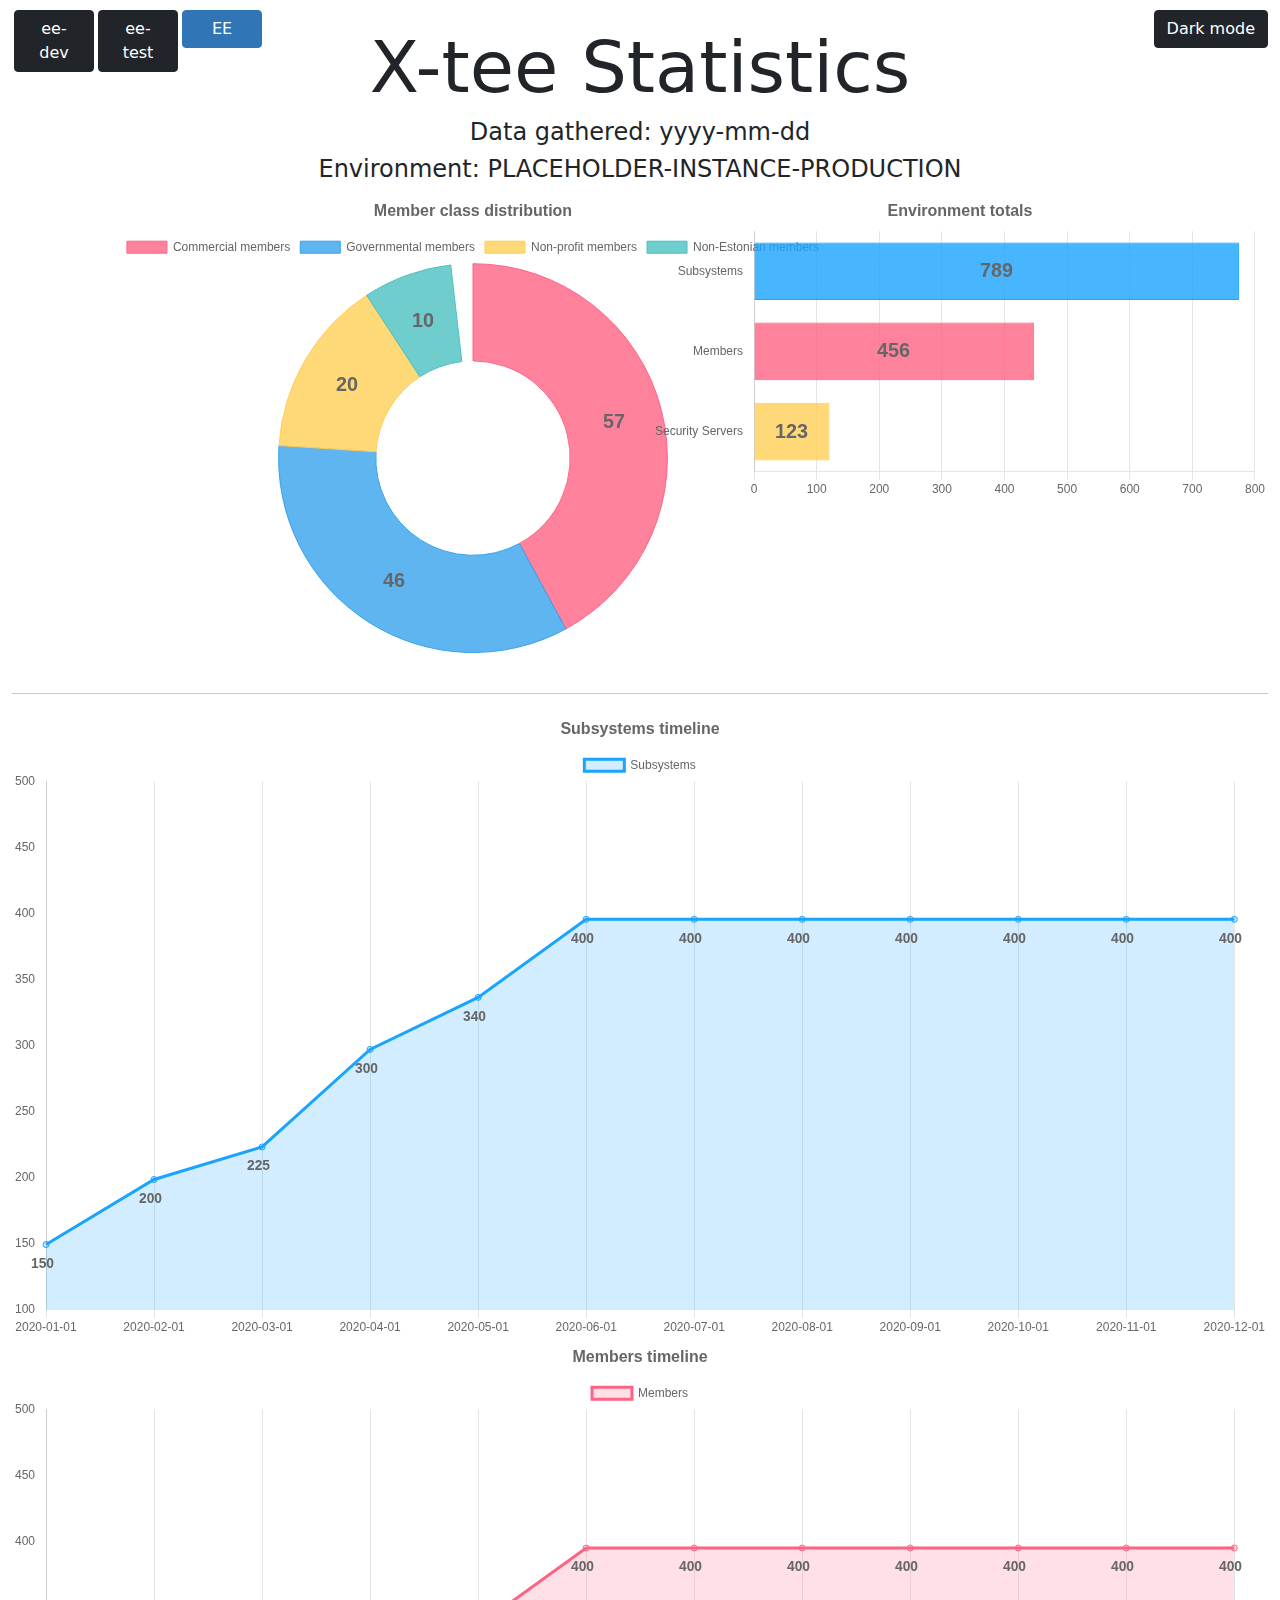
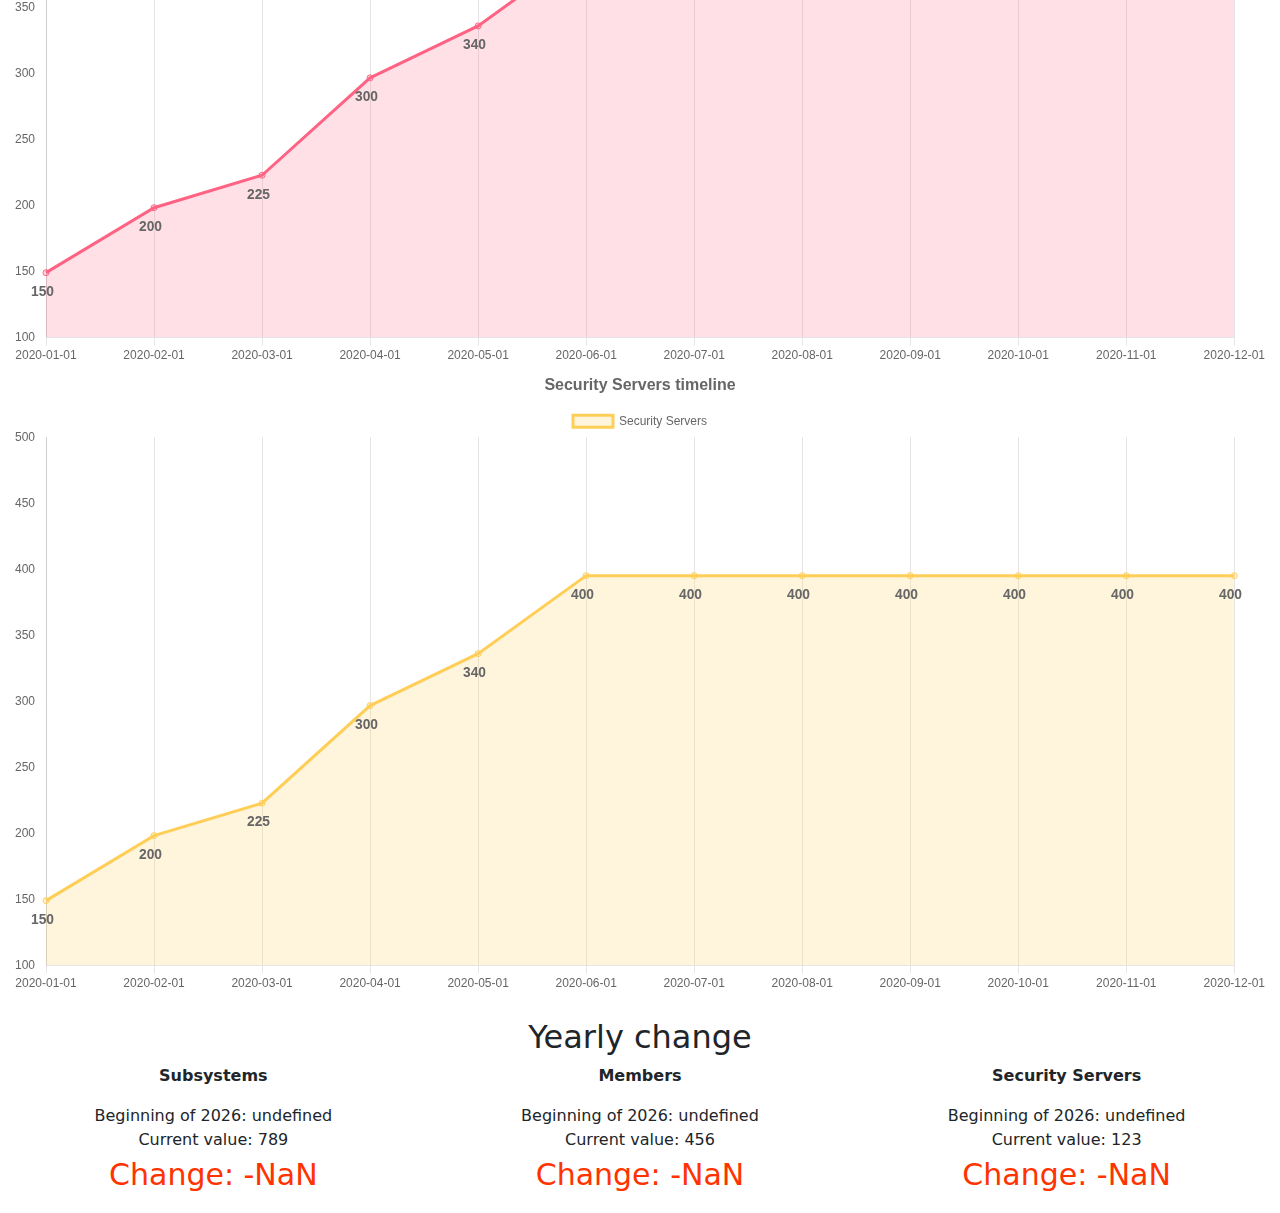
<file: index.html>
<!DOCTYPE html>
<html>

<head>
    <meta charset="UTF-8">
    <title>Dashboard</title>
    <link rel="stylesheet" type="text/css" href="css/bootstrap.css">
    <link rel="stylesheet" type="text/css" href="css/custom.css">
    <script type="text/javascript" src="js/libs/chartV4/chart.umd.js"></script>
    <script type="text/javascript" src="js/libs/chartV4/chartjs-plugin-datalabels.min.js"></script>
    <script type="text/javascript" src="js/libs/jquery-3.7.1.min.js"></script>
    <script type="text/JavaScript">
            function AutoRefresh( t ) {
                setTimeout("location.reload(true);", t);
            }
    </script>

</head>

<body onload="JavaScript:AutoRefresh(600000);">
    <div class="container" style="max-width: 100%;">

        <button class="btn btn-dark" id="darkModeButton">Dark mode</button>
        <button class="btn btn-dark btn-env" value="ee-dev" id="devButton" onclick="drawDiagrams(this.value)">ee-dev</button>
        <button class="btn btn-dark btn-env" value="ee-test" id="testButton" onclick="drawDiagrams(this.value)">ee-test</button>
        <button class="btn btn-dark btn-env" value="EE" id="prodButton" onclick="drawDiagrams(this.value)">EE</button>

        <div class="row" id="titleRow">
            <div class="col-12" style="text-align: center;">
                <h1 id="title" class="display-2">X-tee Statistics</h1>
                <h4 id="gatheredDate"></h4>
                <h4 id="environmentTag"></h4>
            </div>
        </div>
        <br>
        <div class="row">
            <div class="pieAndBarResize col-6">
                <canvas id="membersPieCanvas" width="922" height="461"></canvas>
            </div>
            <div class="pieAndBarResize col-6">
                <canvas id="environmentTotalsBarCanvas"></canvas>
            </div>
        </div>
        <br>
        <hr id="horizontalLine">
        <div class="row">
            <div class="timelineResize col-4">
                <canvas id="subsystemsTimelineCanvas"></canvas>
            </div>
            <div class="timelineResize col-4">
                <canvas id="membersTimelineCanvas"></canvas>
            </div>
            <div class="timelineResize col-4">
                <canvas id="securityserversTimelineCanvas"></canvas>
            </div>
        </div>
        <br>
        <h2 class="sectionHeader">Yearly change</h2>
        <div class="row">
            <div class="col-4">
                <div id="growth-subsystems" class="growthMetricContainer">
                    <p style="font-weight: bold;">Subsystems</p>
                    <p id="subsystemsBeginningValue" style="margin: 0px;"></p>
                    <p id="subsystemsCurrentValue" style="margin: 0px;"></p>
                    <p id="subsystemsGrowthChange" class="growthMetricNeutral"></p>
                </div>
            </div>
            <div class="col-4">
                <div id="growth-members" class="growthMetricContainer">
                    <p style="font-weight: bold;">Members</p>
                    <p id="membersBeginningValue" style="margin: 0px;"></p>
                    <p id="membersCurrentValue" style="margin: 0px;"></p>
                    <p id="membersGrowthChange" class="growthMetricNeutral"></p>
                </div>
            </div>
            <div class="col-4">
                <div id="growth-servers" class="growthMetricContainer">
                    <p style="font-weight: bold;">Security Servers</p>
                    <p id="serversBeginningValue" style="margin: 0px;"></p>
                    <p id="serversCurrentValue" style="margin: 0px;"></p>
                    <p id="serversGrowthChange" class="growthMetricNeutral"></p>
                </div>
            </div>
        </div>
    </div>

    <script type="text/javascript" src="js/darkMode.js"></script>
    <script type="text/javascript" src="js/yearlyChange.js"></script>
    <script type="text/javascript" src="js/getDateAndInstance.js"></script>
    <script type="text/javascript" src="js/graphs/membersDoughnutGraph.js"></script>
    <script type="text/javascript" src="js/graphs/environmentTotalsBarGraph.js"></script>
    <script type="text/javascript" src="js/graphs/timelineGraphs.js"></script>
    <script type="text/javascript" src="js/resizeLayout.js"></script>
    <script type="text/javascript" src="js/drawDiagrams.js"></script>

    <script>
        
        drawDiagrams("EE");
        $("#darkModeButton").click(function () {
            toggleDarkMode();
        });

    </script>
</body>

</html>
</file>
<file: css/custom.css>
:root {
    --active-btn-color: #fff;
    --active-btn-background: #3075b5;
    --active-btn-border: #3075b5;
}

#darkModeButton {
    float: right;

    margin-top: 10px;
    position: sticky;
    top: 5px;
    right: 0px;
    z-index: 1;
    display: block;

}

#titleRow {
    display: inline-block;
    width: 100%;
    margin-top: -50px;
    margin-left: 0px;
}

.isActive {
    color: var(--active-btn-color);
    background-color: var(--active-btn-background);
    border-color: var(--active-btn-border);
}

.btn-env {
    float: left;

    margin: 2px;
    margin-top: 10px;
    position: sticky;
    top: 5px;
    right: 0px;
    z-index: 1;
    display: block;
    width: 80px;

    &:hover {
        color: var(--active-btn-color);
        background-color: var(--active-btn-background);
        border-color: var(--active-btn-border);
    }

    &:focus {
        color: var(--active-btn-color);
        background-color: var(--active-btn-background);
        border-color: var(--active-btn-border);
    }
}

.growthMetricContainer {
    text-align: center;
}

.growthMetricNeutral {
    font-size: 30px;
    color: #ffd11a;
    text-align: center;
}

.growthMetricPositive {
    font-size: 30px;
    color: #00cc00;
    text-align: center;
}

.growthMetricNegative {
    font-size: 30px;
    color: #ff3300;
    text-align: center;
}

.sectionHeader {
    text-align: center;
}
</file>
